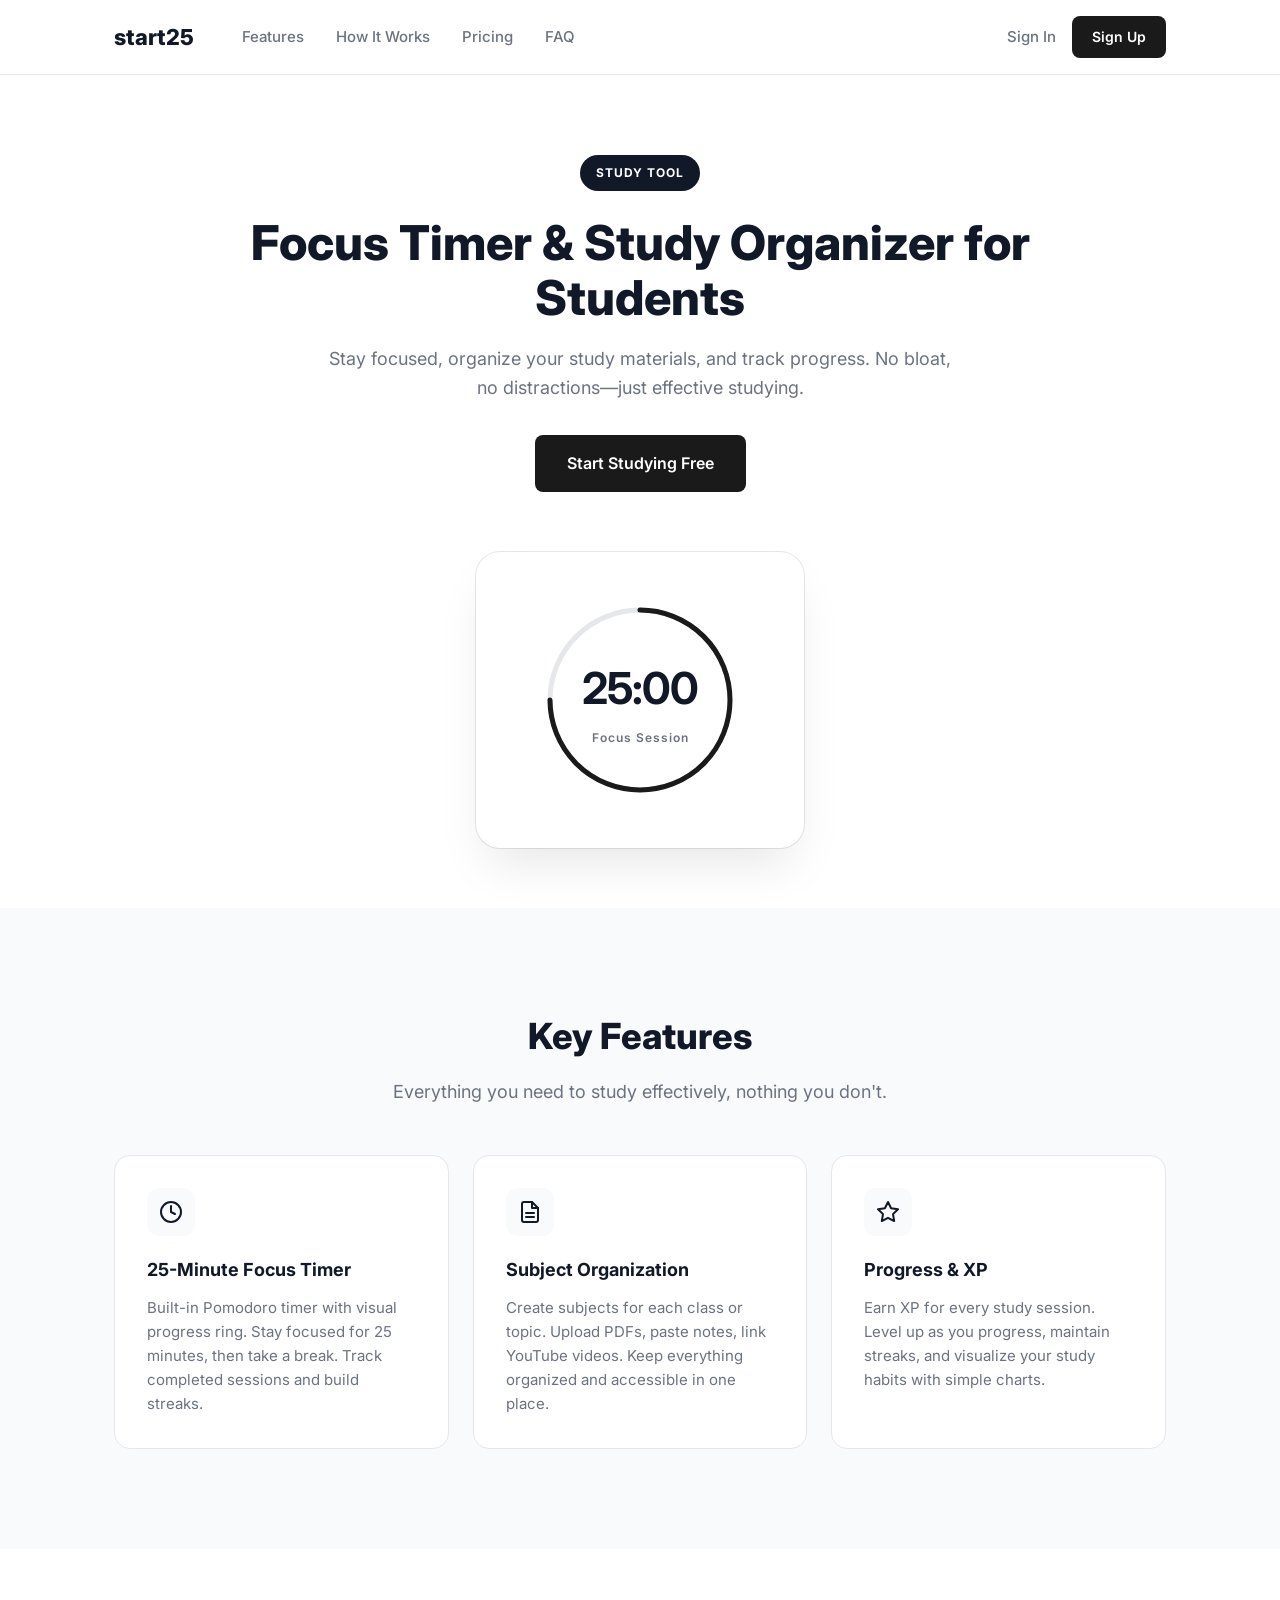
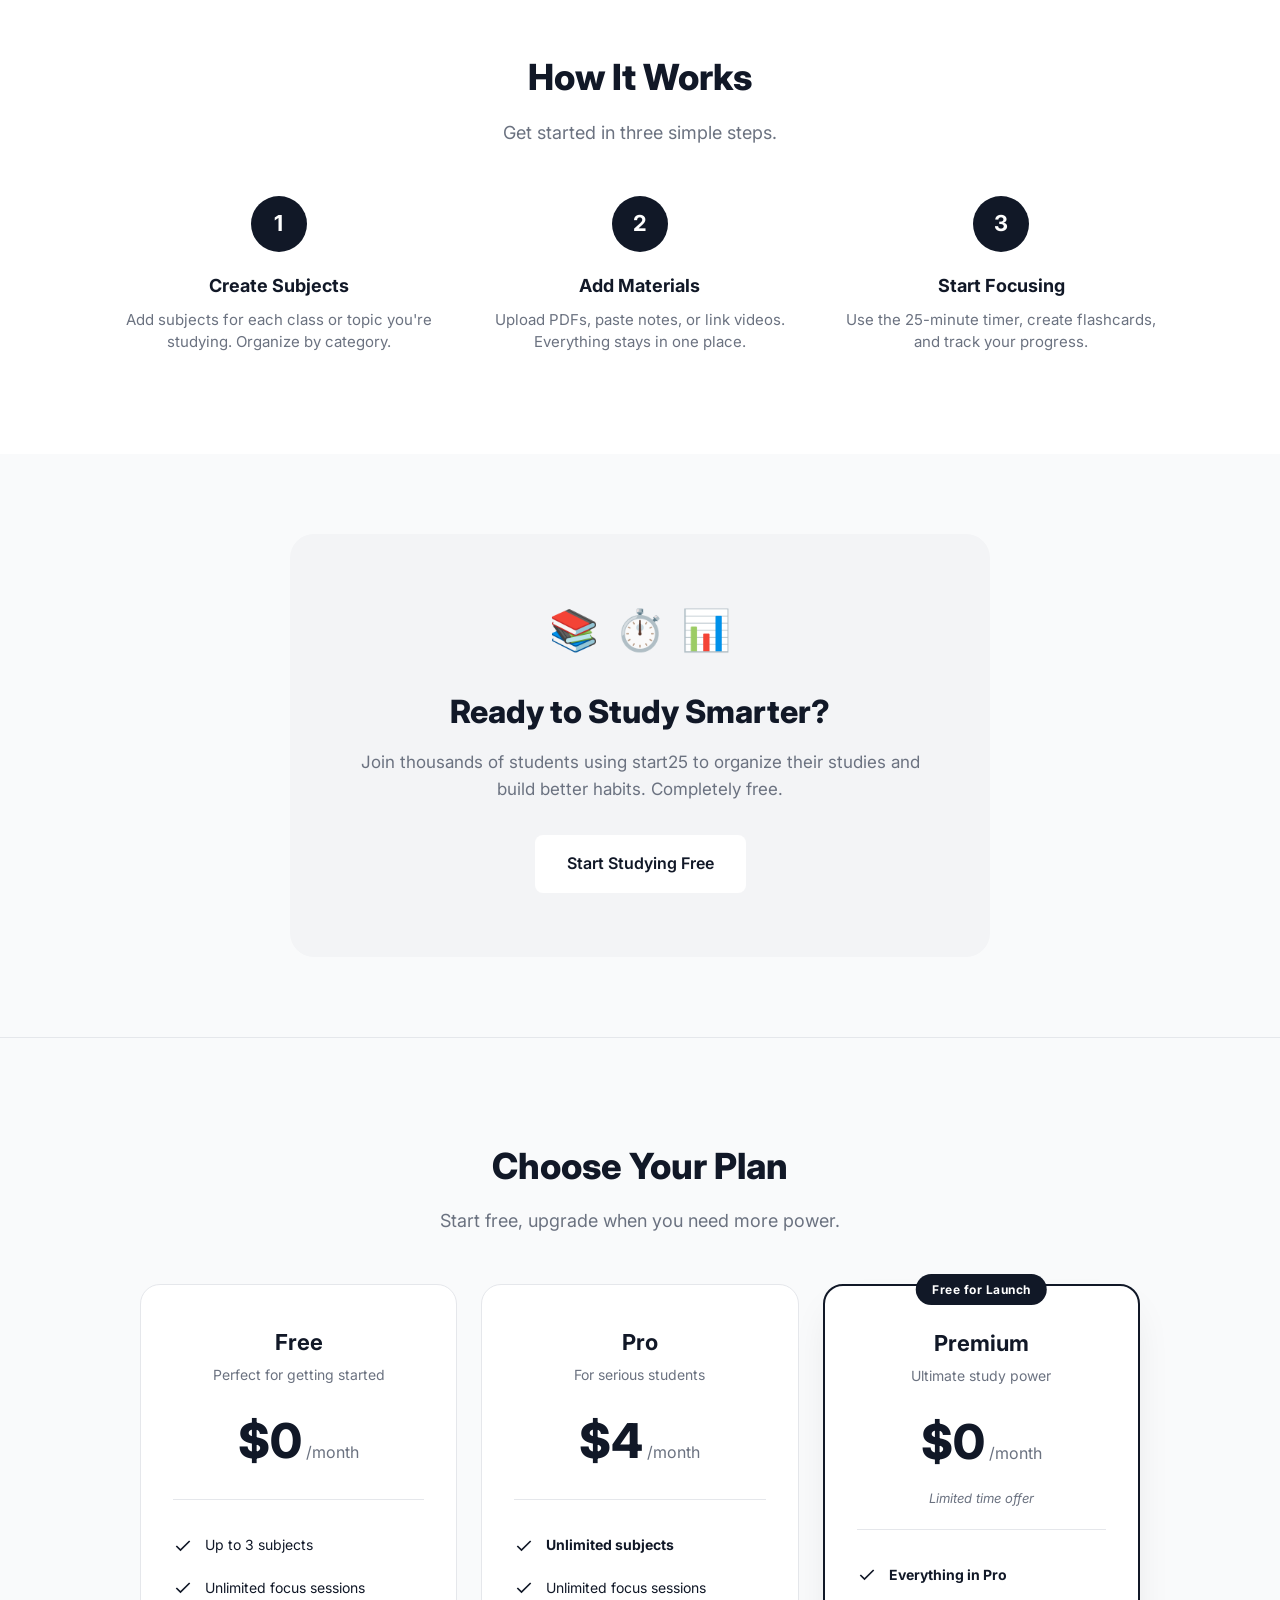
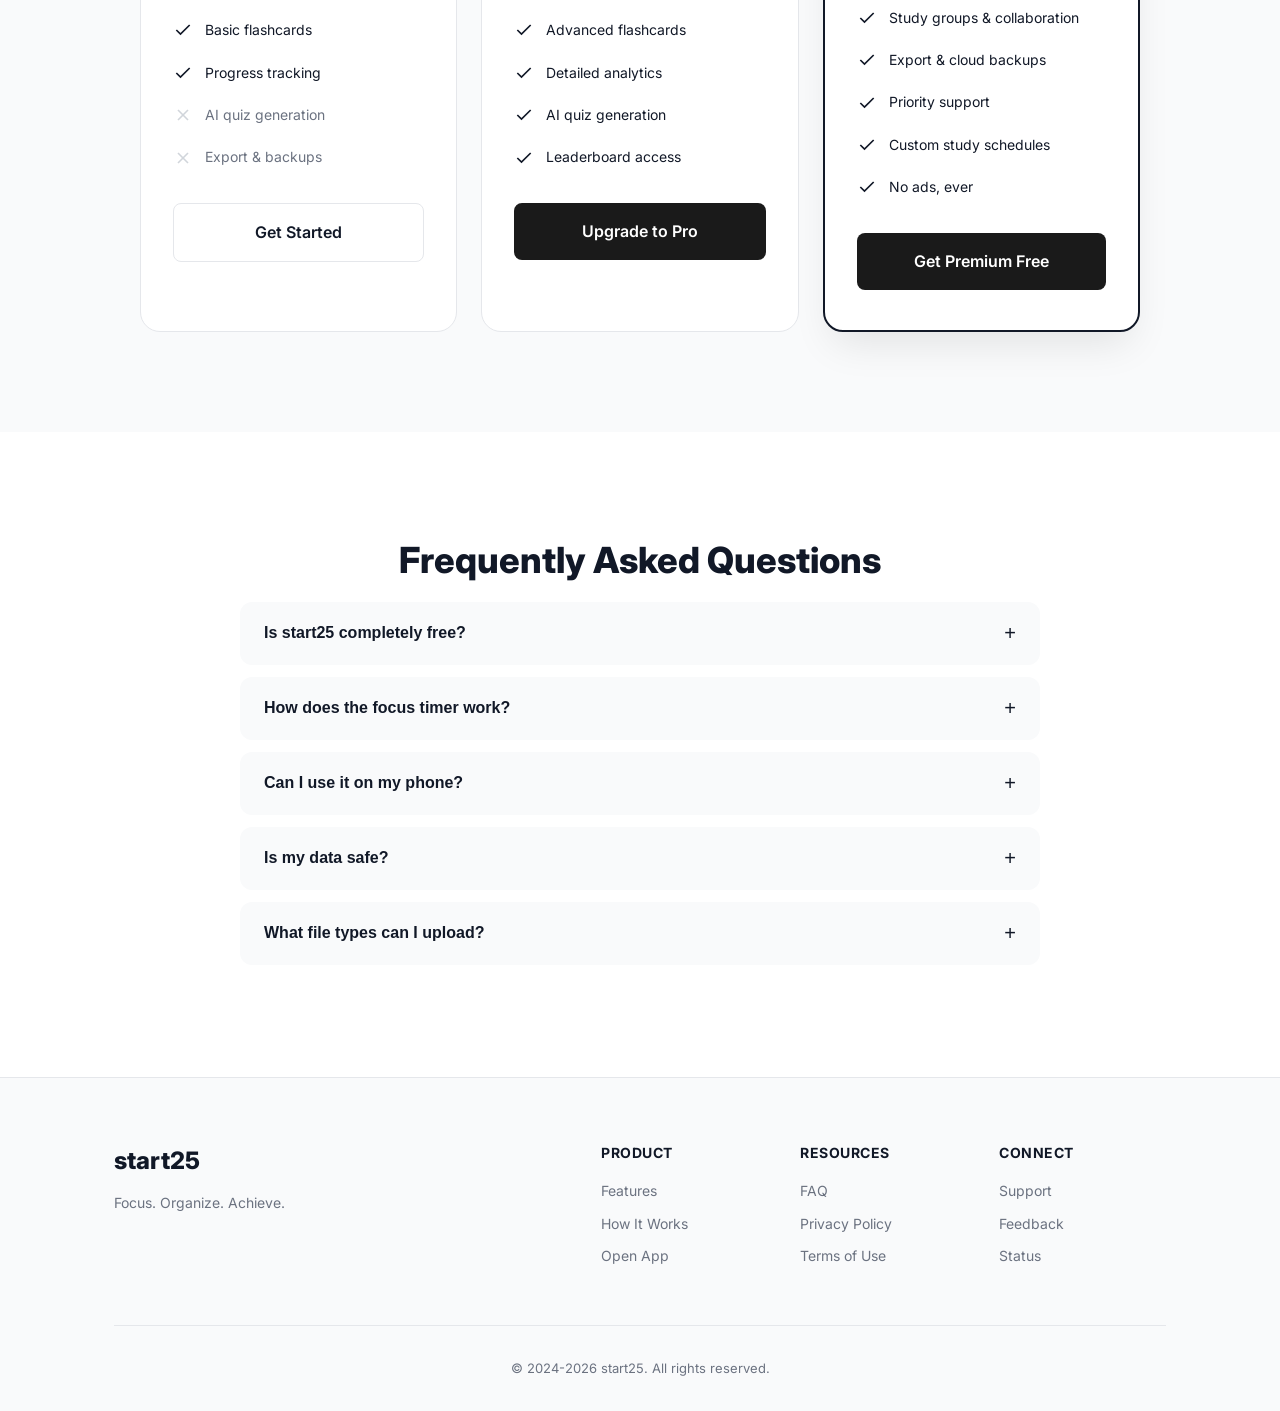
<file: index.html>
<!DOCTYPE html>
<html lang="en">
<head>
    <meta charset="UTF-8">
    <meta name="viewport" content="width=device-width, initial-scale=1.0">
    <title>start25 - Focus Timer & Study Tool</title>
    <link rel="icon" type="image/svg+xml" href="data:image/svg+xml,%3Csvg xmlns='http://www.w3.org/2000/svg' viewBox='0 0 100 100'%3E%3Crect width='100' height='100' rx='24' fill='%231a1a1a'/%3E%3Ctext x='50' y='70' font-family='Inter, -apple-system, sans-serif' font-size='46' font-weight='800' text-anchor='middle' fill='%23ffffff'%3E25%3C/text%3E%3C/svg%3E">
    <link rel="stylesheet" href="styles.css">
    <link rel="preconnect" href="https://fonts.googleapis.com">
    <link rel="preconnect" href="https://fonts.gstatic.com" crossorigin>
    <link href="https://fonts.googleapis.com/css2?family=Inter:wght@400;500;600;700;800&display=swap" rel="stylesheet">
</head>
<body>
    <!-- Navigation -->
    <nav class="nav">
        <div class="nav-container">
            <div class="nav-left">
                <a href="index.html" class="nav-logo">
                    <span class="logo-text">start</span><span class="logo-num">25</span>
                </a>
                <div class="nav-links">
                    <a href="#features">Features</a>
                    <a href="#how-it-works">How It Works</a>
                    <a href="#pricing">Pricing</a>
                    <a href="#faq">FAQ</a>
                </div>
            </div>
            <div class="nav-right">
                <a href="https://start25.vercel.app/" class="nav-link">Sign In</a>
                <a href="https://start25.vercel.app/" class="btn btn-primary">Sign Up</a>
            </div>
        </div>
    </nav>

    <!-- Hero Section -->
    <section class="hero">
        <div class="container">
            <span class="hero-badge">STUDY TOOL</span>
            <h1 class="hero-title">Focus Timer & Study Organizer for Students</h1>
            <p class="hero-subtitle">Stay focused, organize your study materials, and track progress. No bloat, no distractions—just effective studying.</p>
            <div class="hero-ctas">
                <a href="https://start25.vercel.app/" class="btn btn-primary btn-large">Start Studying Free</a>
            </div>
            
            <!-- Hero Visual -->
            <div class="hero-demo">
                <div class="demo-card">
                    <div class="demo-timer">
                        <svg viewBox="0 0 120 120" class="demo-ring">
                            <circle cx="60" cy="60" r="54" fill="none" stroke="#e5e7eb" stroke-width="3"/>
                            <circle cx="60" cy="60" r="54" fill="none" stroke="#1a1a1a" stroke-width="3" stroke-dasharray="339" stroke-dashoffset="85" stroke-linecap="round"/>
                        </svg>
                        <div class="demo-time">25:00</div>
                        <div class="demo-label">Focus Session</div>
                    </div>
                </div>
            </div>
        </div>
    </section>

    <!-- Features Section -->
    <section id="features" class="features">
        <div class="container">
            <h2 class="section-title">Key Features</h2>
            <p class="section-subtitle">Everything you need to study effectively, nothing you don't.</p>
            
            <div class="features-grid">
                <div class="feature-card">
                    <div class="feature-icon">
                        <svg width="24" height="24" viewBox="0 0 24 24" fill="none" stroke="currentColor" stroke-width="2" stroke-linecap="round" stroke-linejoin="round"><circle cx="12" cy="12" r="10"/><polyline points="12 6 12 12 16 14"/></svg>
                    </div>
                    <h3>25-Minute Focus Timer</h3>
                    <p>Built-in Pomodoro timer with visual progress ring. Stay focused for 25 minutes, then take a break. Track completed sessions and build streaks.</p>
                </div>
                <div class="feature-card">
                    <div class="feature-icon">
                        <svg width="24" height="24" viewBox="0 0 24 24" fill="none" stroke="currentColor" stroke-width="2" stroke-linecap="round" stroke-linejoin="round"><path d="M14 2H6a2 2 0 0 0-2 2v16a2 2 0 0 0 2 2h12a2 2 0 0 0 2-2V8z"/><polyline points="14 2 14 8 20 8"/><line x1="16" y1="13" x2="8" y2="13"/><line x1="16" y1="17" x2="8" y2="17"/></svg>
                    </div>
                    <h3>Subject Organization</h3>
                    <p>Create subjects for each class or topic. Upload PDFs, paste notes, link YouTube videos. Keep everything organized and accessible in one place.</p>
                </div>
                <div class="feature-card">
                    <div class="feature-icon">
                        <svg width="24" height="24" viewBox="0 0 24 24" fill="none" stroke="currentColor" stroke-width="2" stroke-linecap="round" stroke-linejoin="round"><polygon points="12 2 15.09 8.26 22 9.27 17 14.14 18.18 21.02 12 17.77 5.82 21.02 7 14.14 2 9.27 8.91 8.26 12 2"/></svg>
                    </div>
                    <h3>Progress & XP</h3>
                    <p>Earn XP for every study session. Level up as you progress, maintain streaks, and visualize your study habits with simple charts.</p>
                </div>
            </div>
        </div>
    </section>

    <!-- How It Works Section -->
    <section id="how-it-works" class="how-it-works">
        <div class="container">
            <h2 class="section-title">How It Works</h2>
            <p class="section-subtitle">Get started in three simple steps.</p>
            
            <div class="steps-grid">
                <div class="step">
                    <div class="step-icon">1</div>
                    <h4>Create Subjects</h4>
                    <p>Add subjects for each class or topic you're studying. Organize by category.</p>
                </div>
                <div class="step">
                    <div class="step-icon">2</div>
                    <h4>Add Materials</h4>
                    <p>Upload PDFs, paste notes, or link videos. Everything stays in one place.</p>
                </div>
                <div class="step">
                    <div class="step-icon">3</div>
                    <h4>Start Focusing</h4>
                    <p>Use the 25-minute timer, create flashcards, and track your progress.</p>
                </div>
            </div>
        </div>
    </section>

    <!-- CTA Section -->
    <section class="cta">
        <div class="container">
            <div class="cta-card">
                <div class="cta-visual">
                    <div class="cta-shapes">
                        <div class="shape shape-1">📚</div>
                        <div class="shape shape-2">⏱️</div>
                        <div class="shape shape-3">📊</div>
                    </div>
                </div>
                <h2>Ready to Study Smarter?</h2>
                <p>Join thousands of students using start25 to organize their studies and build better habits. Completely free.</p>
                <a href="https://start25.vercel.app/" class="btn btn-white btn-large">Start Studying Free</a>
            </div>
        </div>
    </section>

    <!-- Pricing Section -->
    <section id="pricing" class="pricing">
        <div class="container">
            <h2 class="section-title">Choose Your Plan</h2>
            <p class="section-subtitle">Start free, upgrade when you need more power.</p>
            
            <div class="pricing-grid">
                <!-- Free Plan -->
                <div class="pricing-card">
                    <div class="pricing-header">
                        <h3>Free</h3>
                        <p class="pricing-desc">Perfect for getting started</p>
                        <div class="pricing-price">
                            <span class="price">$0</span>
                            <span class="period">/month</span>
                        </div>
                    </div>
                    <div class="pricing-features">
                        <div class="pricing-feature">
                            <svg width="20" height="20" viewBox="0 0 24 24" fill="none" stroke="currentColor" stroke-width="2"><polyline points="20 6 9 17 4 12"/></svg>
                            <span>Up to 3 subjects</span>
                        </div>
                        <div class="pricing-feature">
                            <svg width="20" height="20" viewBox="0 0 24 24" fill="none" stroke="currentColor" stroke-width="2"><polyline points="20 6 9 17 4 12"/></svg>
                            <span>Unlimited focus sessions</span>
                        </div>
                        <div class="pricing-feature">
                            <svg width="20" height="20" viewBox="0 0 24 24" fill="none" stroke="currentColor" stroke-width="2"><polyline points="20 6 9 17 4 12"/></svg>
                            <span>Basic flashcards</span>
                        </div>
                        <div class="pricing-feature">
                            <svg width="20" height="20" viewBox="0 0 24 24" fill="none" stroke="currentColor" stroke-width="2"><polyline points="20 6 9 17 4 12"/></svg>
                            <span>Progress tracking</span>
                        </div>
                        <div class="pricing-feature disabled">
                            <svg width="20" height="20" viewBox="0 0 24 24" fill="none" stroke="currentColor" stroke-width="2"><line x1="18" y1="6" x2="6" y2="18"/><line x1="6" y1="6" x2="18" y2="18"/></svg>
                            <span>AI quiz generation</span>
                        </div>
                        <div class="pricing-feature disabled">
                            <svg width="20" height="20" viewBox="0 0 24 24" fill="none" stroke="currentColor" stroke-width="2"><line x1="18" y1="6" x2="6" y2="18"/><line x1="6" y1="6" x2="18" y2="18"/></svg>
                            <span>Export & backups</span>
                        </div>
                    </div>
                    <a href="https://start25.vercel.app/" class="btn btn-outline btn-large btn-full">Get Started</a>
                </div>

                <!-- Pro Plan -->
                <div class="pricing-card">
                    <div class="pricing-header">
                        <h3>Pro</h3>
                        <p class="pricing-desc">For serious students</p>
                        <div class="pricing-price">
                            <span class="price">$4</span>
                            <span class="period">/month</span>
                        </div>
                    </div>
                    <div class="pricing-features">
                        <div class="pricing-feature">
                            <svg width="20" height="20" viewBox="0 0 24 24" fill="none" stroke="currentColor" stroke-width="2"><polyline points="20 6 9 17 4 12"/></svg>
                            <span><strong>Unlimited subjects</strong></span>
                        </div>
                        <div class="pricing-feature">
                            <svg width="20" height="20" viewBox="0 0 24 24" fill="none" stroke="currentColor" stroke-width="2"><polyline points="20 6 9 17 4 12"/></svg>
                            <span>Unlimited focus sessions</span>
                        </div>
                        <div class="pricing-feature">
                            <svg width="20" height="20" viewBox="0 0 24 24" fill="none" stroke="currentColor" stroke-width="2"><polyline points="20 6 9 17 4 12"/></svg>
                            <span>Advanced flashcards</span>
                        </div>
                        <div class="pricing-feature">
                            <svg width="20" height="20" viewBox="0 0 24 24" fill="none" stroke="currentColor" stroke-width="2"><polyline points="20 6 9 17 4 12"/></svg>
                            <span>Detailed analytics</span>
                        </div>
                        <div class="pricing-feature">
                            <svg width="20" height="20" viewBox="0 0 24 24" fill="none" stroke="currentColor" stroke-width="2"><polyline points="20 6 9 17 4 12"/></svg>
                            <span>AI quiz generation</span>
                        </div>
                        <div class="pricing-feature">
                            <svg width="20" height="20" viewBox="0 0 24 24" fill="none" stroke="currentColor" stroke-width="2"><polyline points="20 6 9 17 4 12"/></svg>
                            <span>Leaderboard access</span>
                        </div>
                    </div>
                    <a href="https://start25.vercel.app/" class="btn btn-primary btn-large btn-full">Upgrade to Pro</a>
                </div>

                <!-- Premium Plan -->
                <div class="pricing-card popular">
                    <div class="popular-badge">Free for Launch</div>
                    <div class="pricing-header">
                        <h3>Premium</h3>
                        <p class="pricing-desc">Ultimate study power</p>
                        <div class="pricing-price">
                            <span class="price">$0</span>
                            <span class="period">/month</span>
                        </div>
                        <p class="pricing-note">Limited time offer</p>
                    </div>
                    <div class="pricing-features">
                        <div class="pricing-feature">
                            <svg width="20" height="20" viewBox="0 0 24 24" fill="none" stroke="currentColor" stroke-width="2"><polyline points="20 6 9 17 4 12"/></svg>
                            <span><strong>Everything in Pro</strong></span>
                        </div>
                        <div class="pricing-feature">
                            <svg width="20" height="20" viewBox="0 0 24 24" fill="none" stroke="currentColor" stroke-width="2"><polyline points="20 6 9 17 4 12"/></svg>
                            <span>Study groups & collaboration</span>
                        </div>
                        <div class="pricing-feature">
                            <svg width="20" height="20" viewBox="0 0 24 24" fill="none" stroke="currentColor" stroke-width="2"><polyline points="20 6 9 17 4 12"/></svg>
                            <span>Export & cloud backups</span>
                        </div>
                        <div class="pricing-feature">
                            <svg width="20" height="20" viewBox="0 0 24 24" fill="none" stroke="currentColor" stroke-width="2"><polyline points="20 6 9 17 4 12"/></svg>
                            <span>Priority support</span>
                        </div>
                        <div class="pricing-feature">
                            <svg width="20" height="20" viewBox="0 0 24 24" fill="none" stroke="currentColor" stroke-width="2"><polyline points="20 6 9 17 4 12"/></svg>
                            <span>Custom study schedules</span>
                        </div>
                        <div class="pricing-feature">
                            <svg width="20" height="20" viewBox="0 0 24 24" fill="none" stroke="currentColor" stroke-width="2"><polyline points="20 6 9 17 4 12"/></svg>
                            <span>No ads, ever</span>
                        </div>
                    </div>
                    <a href="https://start25.vercel.app/" class="btn btn-primary btn-large btn-full">Get Premium Free</a>
                </div>
            </div>
        </div>
    </section>

    <!-- FAQ Section -->
    <section id="faq" class="faq">
        <div class="container">
            <h2 class="section-title">Frequently Asked Questions</h2>
            
            <div class="faq-list">
                <div class="faq-item">
                    <button class="faq-question" onclick="toggleFaq(this)">
                        <span>Is start25 completely free?</span>
                        <span class="faq-plus">+</span>
                    </button>
                    <div class="faq-answer">
                        <p>Yes, start25 is 100% free. No ads, no subscriptions, no hidden fees. We believe study tools should be accessible to everyone.</p>
                    </div>
                </div>
                <div class="faq-item">
                    <button class="faq-question" onclick="toggleFaq(this)">
                        <span>How does the focus timer work?</span>
                        <span class="faq-plus">+</span>
                    </button>
                    <div class="faq-answer">
                        <p>The timer uses the Pomodoro technique. Set a 25-minute focus session, work on your studies, then take a 5-minute break. After 4 sessions, take a longer 15-minute break.</p>
                    </div>
                </div>
                <div class="faq-item">
                    <button class="faq-question" onclick="toggleFaq(this)">
                        <span>Can I use it on my phone?</span>
                        <span class="faq-plus">+</span>
                    </button>
                    <div class="faq-answer">
                        <p>Yes, start25 works on any device with a web browser. Use it on your phone, tablet, or computer. Your data syncs across devices when you sign in.</p>
                    </div>
                </div>
                <div class="faq-item">
                    <button class="faq-question" onclick="toggleFaq(this)">
                        <span>Is my data safe?</span>
                        <span class="faq-plus">+</span>
                    </button>
                    <div class="faq-answer">
                        <p>Yes. Your data is stored securely and never sold to third parties. You can export or delete your data at any time.</p>
                    </div>
                </div>
                <div class="faq-item">
                    <button class="faq-question" onclick="toggleFaq(this)">
                        <span>What file types can I upload?</span>
                        <span class="faq-plus">+</span>
                    </button>
                    <div class="faq-answer">
                        <p>Currently supports PDFs, images, and text notes. You can also link YouTube videos for easy access to video lectures.</p>
                    </div>
                </div>
            </div>
        </div>
    </section>

    <!-- Footer -->
    <footer class="footer">
        <div class="container">
            <div class="footer-main">
                <div class="footer-brand">
                    <a href="index.html" class="footer-logo">
                        <span class="logo-text">start</span><span class="logo-num">25</span>
                    </a>
                    <p class="footer-tagline">Focus. Organize. Achieve.</p>
                </div>
                <div class="footer-columns">
                    <div class="footer-col">
                        <h4>Product</h4>
                        <a href="#features">Features</a>
                        <a href="#how-it-works">How It Works</a>
                        <a href="https://start25.vercel.app/">Open App</a>
                    </div>
                    <div class="footer-col">
                        <h4>Resources</h4>
                        <a href="#faq">FAQ</a>
                        <a href="privacy.html">Privacy Policy</a>
                        <a href="terms.html">Terms of Use</a>
                    </div>
                    <div class="footer-col">
                        <h4>Connect</h4>
                        <a href="#">Support</a>
                        <a href="#">Feedback</a>
                        <a href="#">Status</a>
                    </div>
                </div>
            </div>
            <div class="footer-bottom">
                <p>&copy; 2024-2026 start25. All rights reserved.</p>
            </div>
        </div>
    </footer>

    <script src="script.js"></script>
</body>
</html>
</file>
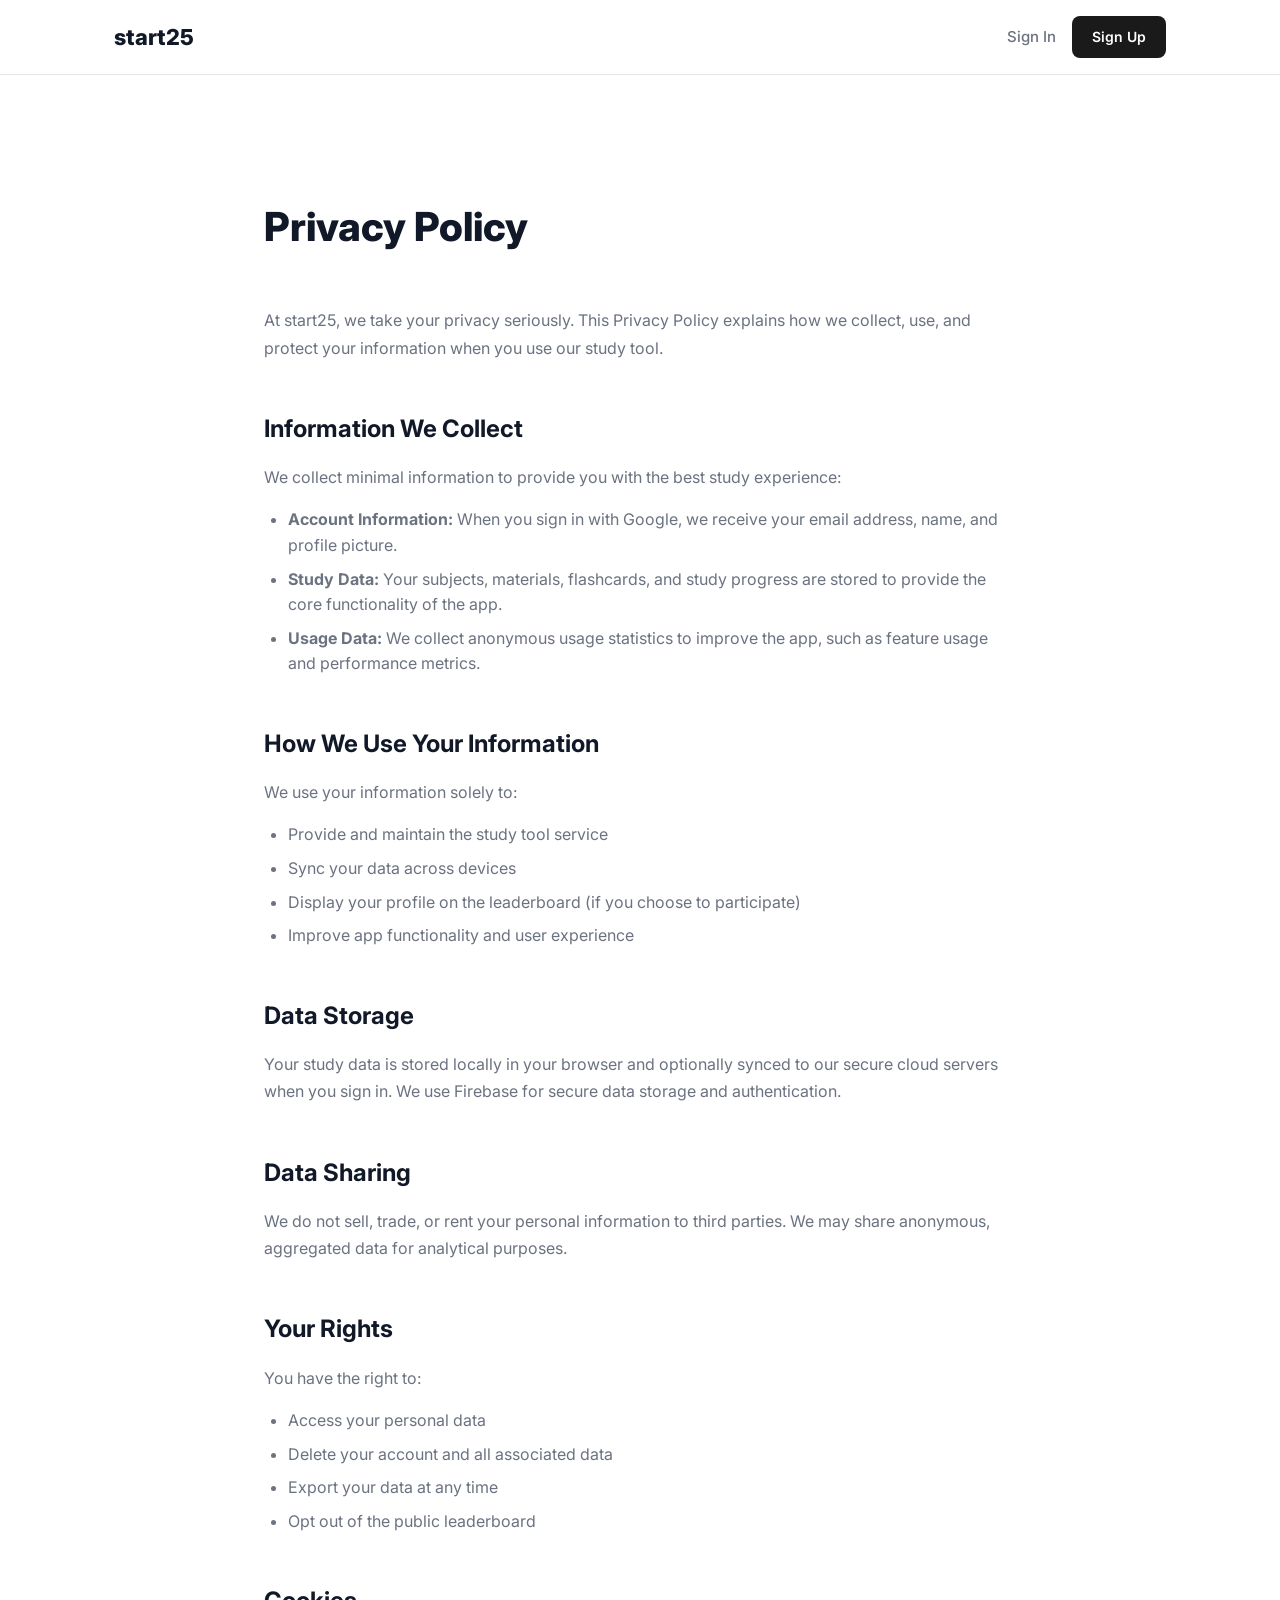
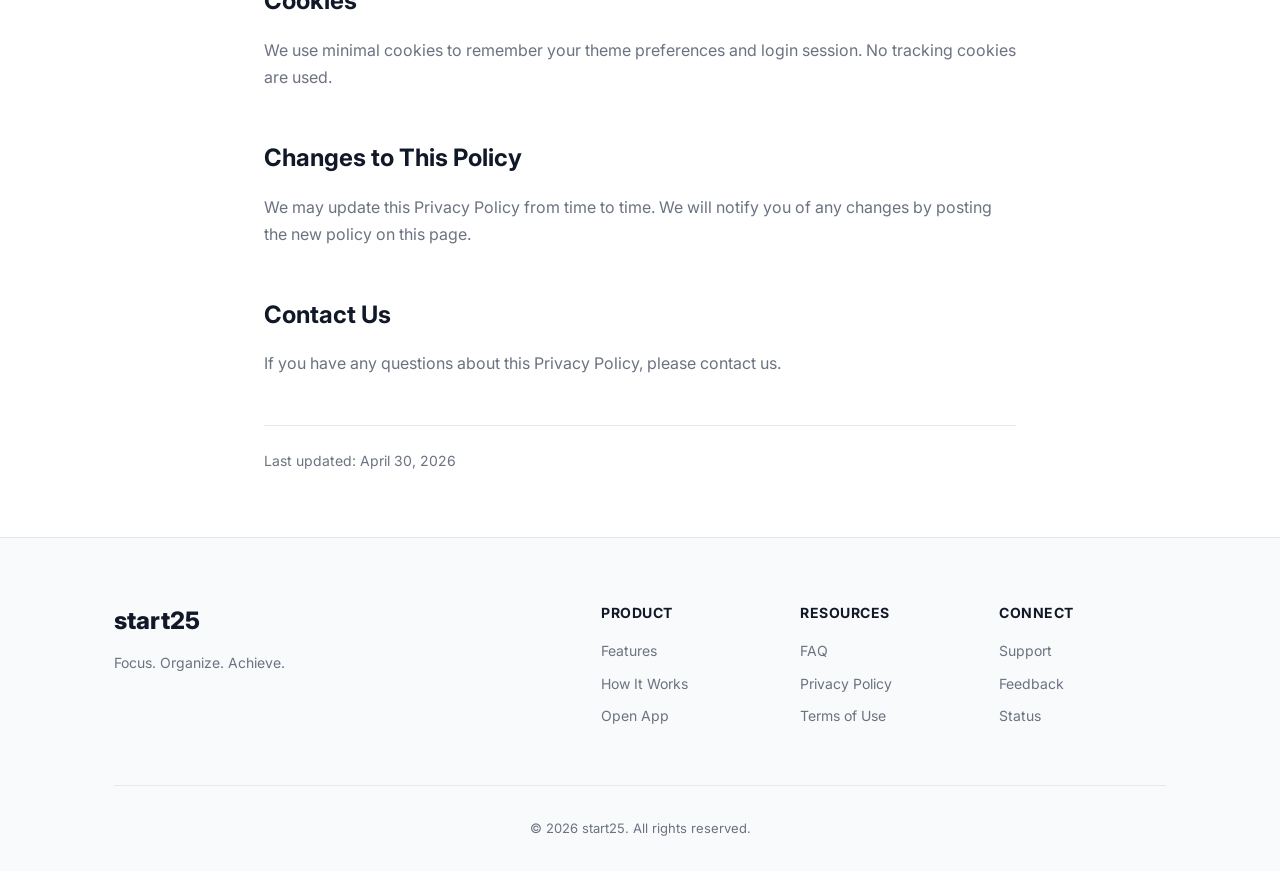
<file: privacy.html>
<!DOCTYPE html>
<html lang="en">
<head>
    <meta charset="UTF-8">
    <meta name="viewport" content="width=device-width, initial-scale=1.0">
    <title>Privacy Policy - start25</title>
    <link rel="icon" type="image/svg+xml" href="data:image/svg+xml,%3Csvg xmlns='http://www.w3.org/2000/svg' viewBox='0 0 100 100'%3E%3Crect width='100' height='100' rx='24' fill='%231a1a1a'/%3E%3Ctext x='50' y='70' font-family='Inter, -apple-system, sans-serif' font-size='46' font-weight='800' text-anchor='middle' fill='%23ffffff'%3E25%3C/text%3E%3C/svg%3E">
    <link rel="stylesheet" href="styles.css">
    <link rel="preconnect" href="https://fonts.googleapis.com">
    <link rel="preconnect" href="https://fonts.gstatic.com" crossorigin>
    <link href="https://fonts.googleapis.com/css2?family=Inter:wght@400;500;600;700;800&display=swap" rel="stylesheet">
    <style>
        .legal-content {
            max-width: 800px;
            margin: 0 auto;
            padding: 120px 24px 64px;
        }
        .legal-content h1 {
            font-size: 40px;
            font-weight: 800;
            margin-bottom: 48px;
        }
        .legal-content h2 {
            font-size: 24px;
            font-weight: 700;
            margin-top: 48px;
            margin-bottom: 16px;
        }
        .legal-content p {
            color: var(--text-muted);
            margin-bottom: 16px;
            line-height: 1.7;
        }
        .legal-content ul {
            color: var(--text-muted);
            margin-left: 24px;
            margin-bottom: 16px;
        }
        .legal-content li {
            margin-bottom: 8px;
        }
        .last-updated {
            color: var(--text-muted);
            font-size: 14px;
            margin-top: 48px;
            padding-top: 24px;
            border-top: 1px solid var(--border);
        }
    </style>
</head>
<body>
    <!-- Navigation -->
    <nav class="nav">
        <div class="nav-container">
            <div class="nav-left">
                <a href="index.html" class="nav-logo">
                    <span class="logo-text">start</span><span class="logo-num">25</span>
                </a>
            </div>
            <div class="nav-right">
                <a href="https://start25.vercel.app/" class="nav-link">Sign In</a>
                <a href="https://start25.vercel.app/" class="btn btn-primary">Sign Up</a>
            </div>
        </div>
    </nav>

    <main class="legal-content">
        <h1>Privacy Policy</h1>
        
        <p>At start25, we take your privacy seriously. This Privacy Policy explains how we collect, use, and protect your information when you use our study tool.</p>

        <h2>Information We Collect</h2>
        <p>We collect minimal information to provide you with the best study experience:</p>
        <ul>
            <li><strong>Account Information:</strong> When you sign in with Google, we receive your email address, name, and profile picture.</li>
            <li><strong>Study Data:</strong> Your subjects, materials, flashcards, and study progress are stored to provide the core functionality of the app.</li>
            <li><strong>Usage Data:</strong> We collect anonymous usage statistics to improve the app, such as feature usage and performance metrics.</li>
        </ul>

        <h2>How We Use Your Information</h2>
        <p>We use your information solely to:</p>
        <ul>
            <li>Provide and maintain the study tool service</li>
            <li>Sync your data across devices</li>
            <li>Display your profile on the leaderboard (if you choose to participate)</li>
            <li>Improve app functionality and user experience</li>
        </ul>

        <h2>Data Storage</h2>
        <p>Your study data is stored locally in your browser and optionally synced to our secure cloud servers when you sign in. We use Firebase for secure data storage and authentication.</p>

        <h2>Data Sharing</h2>
        <p>We do not sell, trade, or rent your personal information to third parties. We may share anonymous, aggregated data for analytical purposes.</p>

        <h2>Your Rights</h2>
        <p>You have the right to:</p>
        <ul>
            <li>Access your personal data</li>
            <li>Delete your account and all associated data</li>
            <li>Export your data at any time</li>
            <li>Opt out of the public leaderboard</li>
        </ul>

        <h2>Cookies</h2>
        <p>We use minimal cookies to remember your theme preferences and login session. No tracking cookies are used.</p>

        <h2>Changes to This Policy</h2>
        <p>We may update this Privacy Policy from time to time. We will notify you of any changes by posting the new policy on this page.</p>

        <h2>Contact Us</h2>
        <p>If you have any questions about this Privacy Policy, please contact us.</p>

        <div class="last-updated">
            Last updated: April 30, 2026
        </div>
    </main>

    <!-- Footer -->
    <footer class="footer">
        <div class="container">
            <div class="footer-main">
                <div class="footer-brand">
                    <a href="index.html" class="footer-logo">
                        <span class="logo-text">start</span><span class="logo-num">25</span>
                    </a>
                    <p class="footer-tagline">Focus. Organize. Achieve.</p>
                </div>
                <div class="footer-columns">
                    <div class="footer-col">
                        <h4>Product</h4>
                        <a href="index.html#features">Features</a>
                        <a href="index.html#how-it-works">How It Works</a>
                        <a href="https://start25.vercel.app/">Open App</a>
                    </div>
                    <div class="footer-col">
                        <h4>Resources</h4>
                        <a href="index.html#faq">FAQ</a>
                        <a href="privacy.html">Privacy Policy</a>
                        <a href="terms.html">Terms of Use</a>
                    </div>
                    <div class="footer-col">
                        <h4>Connect</h4>
                        <a href="#">Support</a>
                        <a href="#">Feedback</a>
                        <a href="#">Status</a>
                    </div>
                </div>
            </div>
            <div class="footer-bottom">
                <p>&copy; 2026 start25. All rights reserved.</p>
            </div>
        </div>
    </footer>
</body>
</html>
</file>
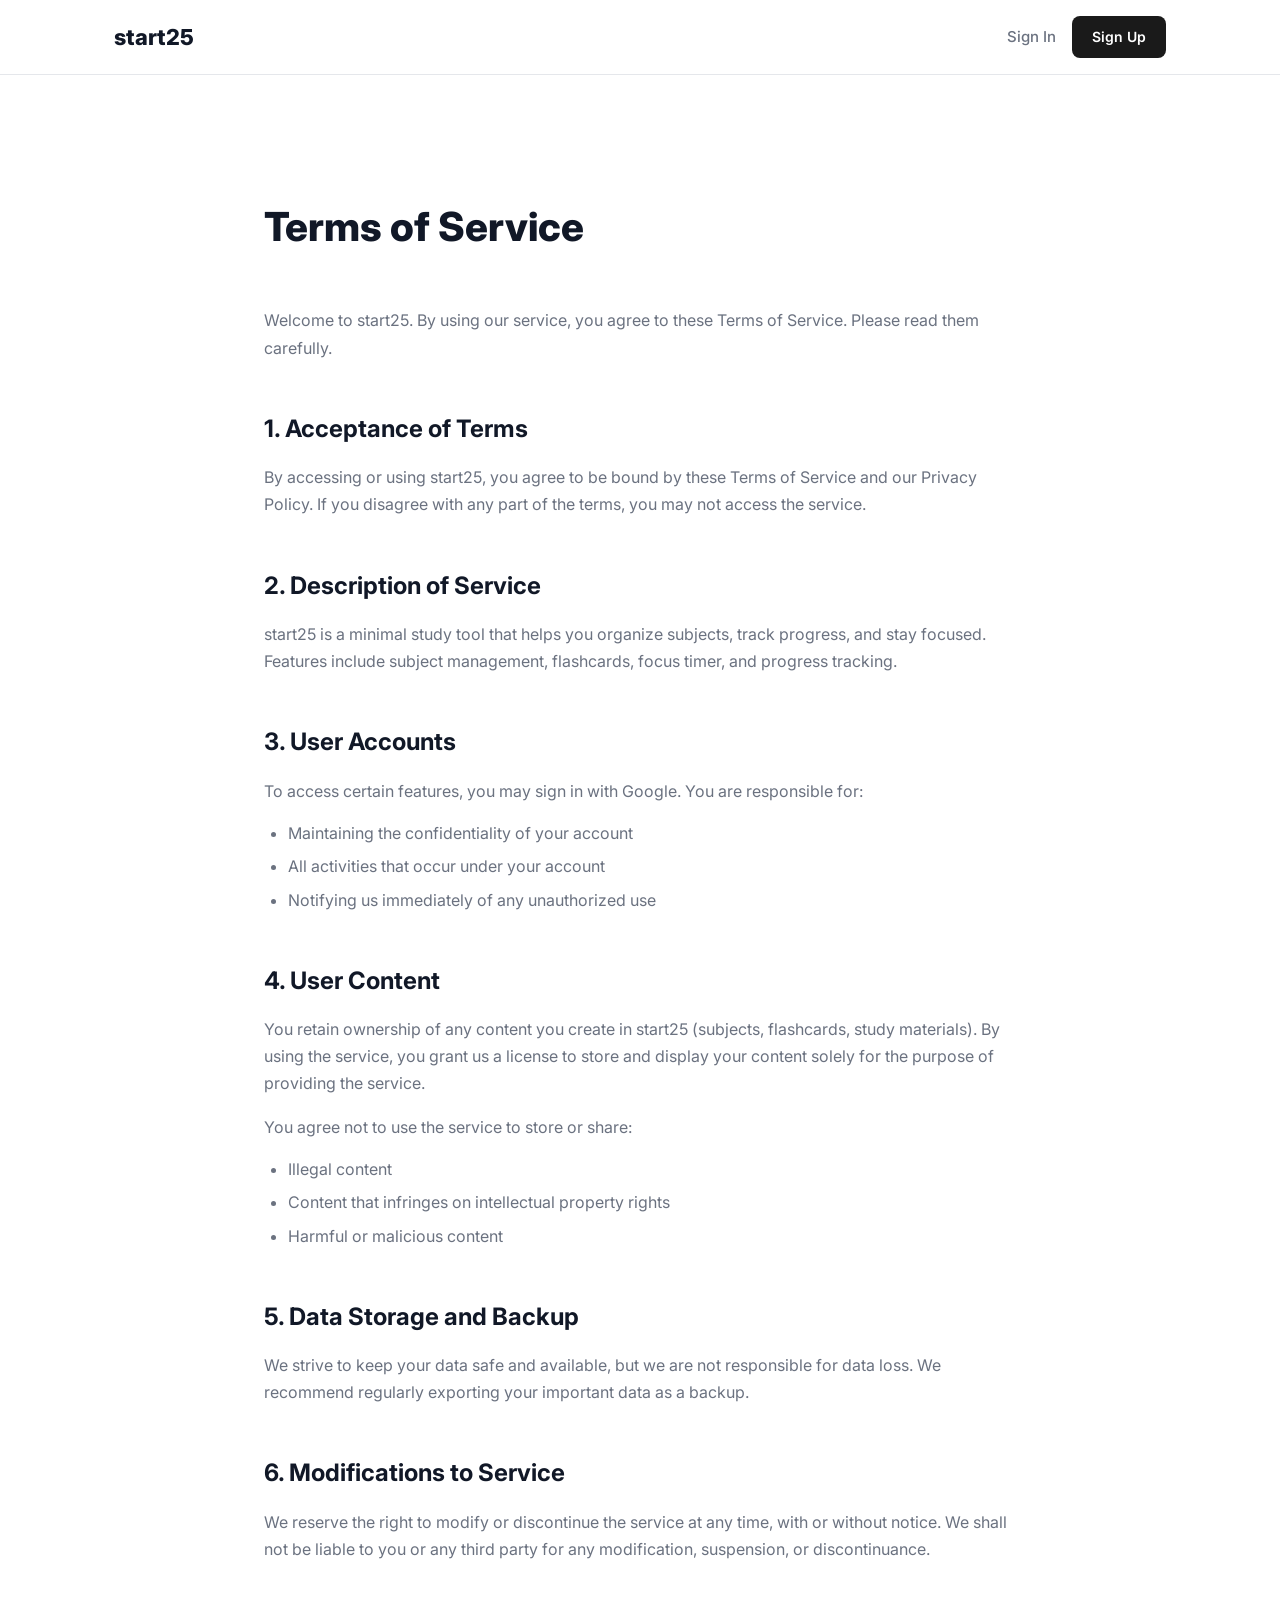
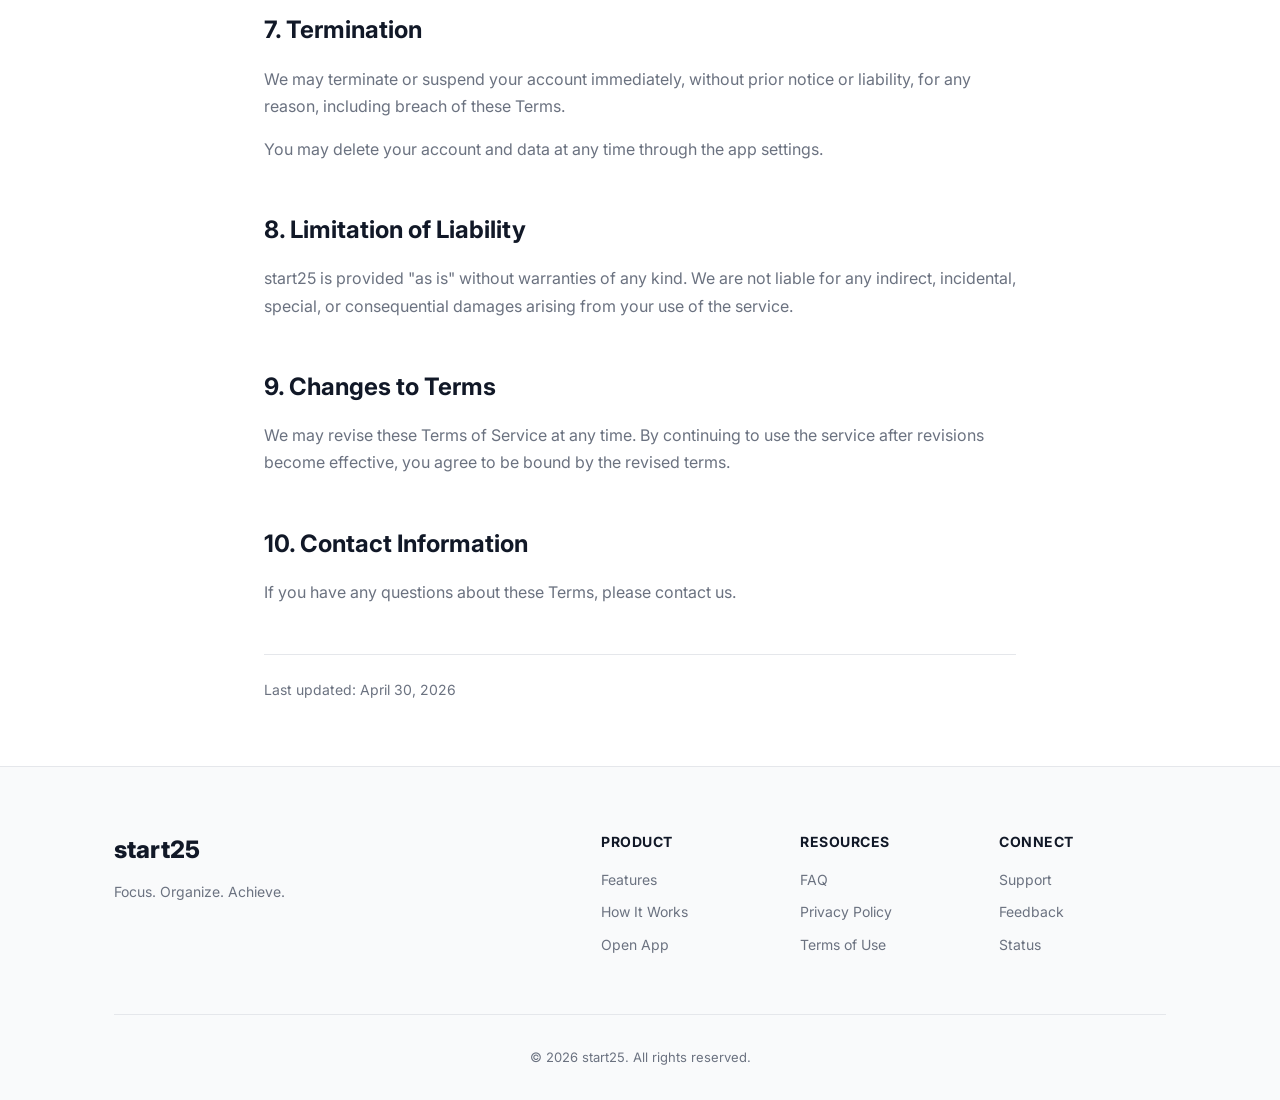
<file: terms.html>
<!DOCTYPE html>
<html lang="en">
<head>
    <meta charset="UTF-8">
    <meta name="viewport" content="width=device-width, initial-scale=1.0">
    <title>Terms of Service - start25</title>
    <link rel="icon" type="image/svg+xml" href="data:image/svg+xml,%3Csvg xmlns='http://www.w3.org/2000/svg' viewBox='0 0 100 100'%3E%3Crect width='100' height='100' rx='24' fill='%231a1a1a'/%3E%3Ctext x='50' y='70' font-family='Inter, -apple-system, sans-serif' font-size='46' font-weight='800' text-anchor='middle' fill='%23ffffff'%3E25%3C/text%3E%3C/svg%3E">
    <link rel="stylesheet" href="styles.css">
    <link rel="preconnect" href="https://fonts.googleapis.com">
    <link rel="preconnect" href="https://fonts.gstatic.com" crossorigin>
    <link href="https://fonts.googleapis.com/css2?family=Inter:wght@400;500;600;700;800&display=swap" rel="stylesheet">
    <style>
        .legal-content {
            max-width: 800px;
            margin: 0 auto;
            padding: 120px 24px 64px;
        }
        .legal-content h1 {
            font-size: 40px;
            font-weight: 800;
            margin-bottom: 48px;
        }
        .legal-content h2 {
            font-size: 24px;
            font-weight: 700;
            margin-top: 48px;
            margin-bottom: 16px;
        }
        .legal-content p {
            color: var(--text-muted);
            margin-bottom: 16px;
            line-height: 1.7;
        }
        .legal-content ul {
            color: var(--text-muted);
            margin-left: 24px;
            margin-bottom: 16px;
        }
        .legal-content li {
            margin-bottom: 8px;
        }
        .last-updated {
            color: var(--text-muted);
            font-size: 14px;
            margin-top: 48px;
            padding-top: 24px;
            border-top: 1px solid var(--border);
        }
    </style>
</head>
<body>
    <!-- Navigation -->
    <nav class="nav">
        <div class="nav-container">
            <div class="nav-left">
                <a href="index.html" class="nav-logo">
                    <span class="logo-text">start</span><span class="logo-num">25</span>
                </a>
            </div>
            <div class="nav-right">
                <a href="https://start25.vercel.app/" class="nav-link">Sign In</a>
                <a href="https://start25.vercel.app/" class="btn btn-primary">Sign Up</a>
            </div>
        </div>
    </nav>

    <main class="legal-content">
        <h1>Terms of Service</h1>
        
        <p>Welcome to start25. By using our service, you agree to these Terms of Service. Please read them carefully.</p>

        <h2>1. Acceptance of Terms</h2>
        <p>By accessing or using start25, you agree to be bound by these Terms of Service and our Privacy Policy. If you disagree with any part of the terms, you may not access the service.</p>

        <h2>2. Description of Service</h2>
        <p>start25 is a minimal study tool that helps you organize subjects, track progress, and stay focused. Features include subject management, flashcards, focus timer, and progress tracking.</p>

        <h2>3. User Accounts</h2>
        <p>To access certain features, you may sign in with Google. You are responsible for:</p>
        <ul>
            <li>Maintaining the confidentiality of your account</li>
            <li>All activities that occur under your account</li>
            <li>Notifying us immediately of any unauthorized use</li>
        </ul>

        <h2>4. User Content</h2>
        <p>You retain ownership of any content you create in start25 (subjects, flashcards, study materials). By using the service, you grant us a license to store and display your content solely for the purpose of providing the service.</p>
        <p>You agree not to use the service to store or share:</p>
        <ul>
            <li>Illegal content</li>
            <li>Content that infringes on intellectual property rights</li>
            <li>Harmful or malicious content</li>
        </ul>

        <h2>5. Data Storage and Backup</h2>
        <p>We strive to keep your data safe and available, but we are not responsible for data loss. We recommend regularly exporting your important data as a backup.</p>

        <h2>6. Modifications to Service</h2>
        <p>We reserve the right to modify or discontinue the service at any time, with or without notice. We shall not be liable to you or any third party for any modification, suspension, or discontinuance.</p>

        <h2>7. Termination</h2>
        <p>We may terminate or suspend your account immediately, without prior notice or liability, for any reason, including breach of these Terms.</p>
        <p>You may delete your account and data at any time through the app settings.</p>

        <h2>8. Limitation of Liability</h2>
        <p>start25 is provided "as is" without warranties of any kind. We are not liable for any indirect, incidental, special, or consequential damages arising from your use of the service.</p>

        <h2>9. Changes to Terms</h2>
        <p>We may revise these Terms of Service at any time. By continuing to use the service after revisions become effective, you agree to be bound by the revised terms.</p>

        <h2>10. Contact Information</h2>
        <p>If you have any questions about these Terms, please contact us.</p>

        <div class="last-updated">
            Last updated: April 30, 2026
        </div>
    </main>

    <!-- Footer -->
    <footer class="footer">
        <div class="container">
            <div class="footer-main">
                <div class="footer-brand">
                    <a href="index.html" class="footer-logo">
                        <span class="logo-text">start</span><span class="logo-num">25</span>
                    </a>
                    <p class="footer-tagline">Focus. Organize. Achieve.</p>
                </div>
                <div class="footer-columns">
                    <div class="footer-col">
                        <h4>Product</h4>
                        <a href="index.html#features">Features</a>
                        <a href="index.html#how-it-works">How It Works</a>
                        <a href="https://start25.vercel.app/">Open App</a>
                    </div>
                    <div class="footer-col">
                        <h4>Resources</h4>
                        <a href="index.html#faq">FAQ</a>
                        <a href="privacy.html">Privacy Policy</a>
                        <a href="terms.html">Terms of Use</a>
                    </div>
                    <div class="footer-col">
                        <h4>Connect</h4>
                        <a href="#">Support</a>
                        <a href="#">Feedback</a>
                        <a href="#">Status</a>
                    </div>
                </div>
            </div>
            <div class="footer-bottom">
                <p>&copy; 2026 start25. All rights reserved.</p>
            </div>
        </div>
    </footer>
</body>
</html>
</file>
<file: styles.css>
* {
    margin: 0;
    padding: 0;
    box-sizing: border-box;
}

:root {
    --primary: #1a1a1a;
    --primary-light: #374151;
    --accent: #1a1a1a;
    --accent-light: #f3f4f6;
    --bg: #ffffff;
    --bg-alt: #f9fafb;
    --bg-accent: #f3f4f6;
    --text: #111827;
    --text-muted: #6b7280;
    --border: #e5e7eb;
}

body {
    font-family: 'Inter', -apple-system, BlinkMacSystemFont, 'Segoe UI', Roboto, sans-serif;
    color: var(--text);
    background: var(--bg);
    line-height: 1.6;
}

.container {
    max-width: 1100px;
    margin: 0 auto;
    padding: 0 24px;
}

/* Navigation */
.nav {
    border-bottom: 1px solid var(--border);
    background: var(--bg);
}

.nav-container {
    max-width: 1100px;
    margin: 0 auto;
    padding: 16px 24px;
    display: flex;
    align-items: center;
    justify-content: space-between;
}

.nav-left {
    display: flex;
    align-items: center;
    gap: 48px;
}

.nav-logo {
    font-size: 22px;
    font-weight: 800;
    text-decoration: none;
    display: flex;
    align-items: center;
}

.logo-text {
    color: var(--text);
}

.logo-num {
    color: var(--text);
}

.nav-links {
    display: flex;
    gap: 32px;
}

.nav-links a {
    color: var(--text-muted);
    text-decoration: none;
    font-weight: 500;
    font-size: 15px;
    transition: color 0.2s;
}

.nav-links a:hover {
    color: var(--text);
}

.nav-right {
    display: flex;
    align-items: center;
    gap: 16px;
}

.nav-link {
    color: var(--text-muted);
    text-decoration: none;
    font-weight: 500;
    font-size: 15px;
    transition: color 0.2s;
}

.nav-link:hover {
    color: var(--text);
}

.btn {
    display: inline-flex;
    align-items: center;
    justify-content: center;
    padding: 10px 20px;
    border-radius: 8px;
    text-decoration: none;
    font-weight: 600;
    font-size: 14px;
    transition: all 0.2s;
    border: none;
    cursor: pointer;
}

.btn-open {
    background: var(--accent-light);
    color: var(--accent);
    border: 1px solid var(--accent);
}

.btn-open:hover {
    background: var(--accent);
    color: white;
}

.btn-primary {
    background: var(--accent);
    color: white;
}

.btn-primary:hover {
    background: #374151;
}

.btn-white {
    background: white;
    color: var(--text);
}

.btn-white:hover {
    background: var(--bg-alt);
}

.btn-large {
    padding: 16px 32px;
    font-size: 16px;
}

/* Hero Section */
.hero {
    padding: 80px 0 60px;
    text-align: center;
    background: var(--bg);
}

.hero-badge {
    display: inline-block;
    background: var(--text);
    color: white;
    padding: 8px 16px;
    border-radius: 20px;
    font-size: 12px;
    font-weight: 700;
    letter-spacing: 1px;
    text-transform: uppercase;
    margin-bottom: 24px;
}

.hero-title {
    font-size: 48px;
    font-weight: 800;
    line-height: 1.15;
    margin-bottom: 20px;
    color: var(--text);
    max-width: 800px;
    margin-left: auto;
    margin-right: auto;
}

.hero-subtitle {
    font-size: 18px;
    color: var(--text-muted);
    margin-bottom: 32px;
    max-width: 640px;
    margin-left: auto;
    margin-right: auto;
    line-height: 1.6;
}

.hero-ctas {
    margin-bottom: 60px;
}

.hero-demo {
    display: flex;
    justify-content: center;
}

.demo-card {
    background: white;
    border-radius: 24px;
    padding: 48px 64px;
    box-shadow: 0 25px 50px -12px rgba(0, 0, 0, 0.1), 0 0 0 1px var(--border);
}

.demo-timer {
    position: relative;
    width: 200px;
    height: 200px;
    display: flex;
    flex-direction: column;
    align-items: center;
    justify-content: center;
}

.demo-ring {
    position: absolute;
    top: 0;
    left: 0;
    width: 100%;
    height: 100%;
    transform: rotate(-90deg);
}

.demo-time {
    font-size: 44px;
    font-weight: 700;
    color: var(--text);
    letter-spacing: -1px;
    margin-bottom: 4px;
}

.demo-label {
    font-size: 12px;
    font-weight: 600;
    color: var(--text-muted);
    letter-spacing: 1px;
}

/* Section Titles */
.section-title {
    font-size: 36px;
    font-weight: 800;
    text-align: center;
    margin-bottom: 12px;
    color: var(--text);
}

.section-subtitle {
    text-align: center;
    color: var(--text-muted);
    font-size: 18px;
    margin-bottom: 48px;
}

/* Features Section */
.features {
    padding: 100px 0;
    background: var(--bg-alt);
}

.features-grid {
    display: grid;
    grid-template-columns: repeat(3, 1fr);
    gap: 24px;
}

.feature-card {
    background: white;
    border-radius: 16px;
    padding: 32px;
    border: 1px solid var(--border);
    transition: box-shadow 0.2s;
}

.feature-card:hover {
    box-shadow: 0 10px 40px -10px rgba(0, 0, 0, 0.1);
}

.feature-icon {
    width: 48px;
    height: 48px;
    background: var(--bg-alt);
    border-radius: 12px;
    display: flex;
    align-items: center;
    justify-content: center;
    color: var(--text);
    margin-bottom: 20px;
}

.feature-card h3 {
    font-size: 18px;
    font-weight: 700;
    margin-bottom: 12px;
    color: var(--text);
}

.feature-card p {
    color: var(--text-muted);
    font-size: 15px;
    line-height: 1.6;
}

/* How It Works Section */
.how-it-works {
    padding: 100px 0;
    background: var(--bg);
}

.steps-grid {
    display: grid;
    grid-template-columns: repeat(3, 1fr);
    gap: 32px;
}

.step {
    text-align: center;
}

.step-icon {
    width: 56px;
    height: 56px;
    background: var(--text);
    color: white;
    border-radius: 50%;
    display: flex;
    align-items: center;
    justify-content: center;
    font-size: 22px;
    font-weight: 700;
    margin: 0 auto 20px;
}

.step h4 {
    font-size: 18px;
    font-weight: 700;
    margin-bottom: 8px;
    color: var(--text);
}

.step p {
    font-size: 15px;
    color: var(--text-muted);
    line-height: 1.5;
}

/* CTA Section */
.cta {
    padding: 80px 0;
    background: var(--bg-alt);
}

.cta-card {
    background: var(--bg-accent);
    border-radius: 24px;
    padding: 64px;
    text-align: center;
    max-width: 700px;
    margin: 0 auto;
}

.cta-visual {
    margin-bottom: 24px;
}

.cta-shapes {
    display: flex;
    justify-content: center;
    gap: 16px;
}

.shape {
    font-size: 40px;
}

.cta-card h2 {
    font-size: 32px;
    font-weight: 800;
    margin-bottom: 12px;
    color: var(--text);
}

.cta-card p {
    font-size: 17px;
    color: var(--text-muted);
    margin-bottom: 32px;
}

/* Pricing Section */
.pricing {
    padding: 100px 0;
    background: var(--bg-alt);
    border-top: 1px solid var(--border);
}

.pricing-grid {
    display: grid;
    grid-template-columns: repeat(3, 1fr);
    gap: 24px;
    max-width: 1000px;
    margin: 0 auto;
}

.pricing-card {
    background: white;
    border-radius: 20px;
    padding: 40px 32px;
    border: 1px solid var(--border);
    position: relative;
    transition: box-shadow 0.2s;
}

.pricing-card:hover {
    box-shadow: 0 10px 40px -10px rgba(0, 0, 0, 0.1);
}

.pricing-card.popular {
    border: 2px solid var(--text);
    box-shadow: 0 20px 40px -10px rgba(0, 0, 0, 0.1);
}

.popular-badge {
    position: absolute;
    top: -12px;
    left: 50%;
    transform: translateX(-50%);
    background: var(--text);
    color: white;
    padding: 6px 16px;
    border-radius: 20px;
    font-size: 12px;
    font-weight: 700;
    letter-spacing: 0.5px;
}

.pricing-header {
    text-align: center;
    margin-bottom: 24px;
    padding-bottom: 20px;
    border-bottom: 1px solid var(--border);
}

.pricing-header h3 {
    font-size: 22px;
    font-weight: 700;
    color: var(--text);
    margin-bottom: 4px;
}

.pricing-desc {
    font-size: 14px;
    color: var(--text-muted);
    margin-bottom: 16px;
}

.pricing-note {
    font-size: 13px;
    color: var(--text-muted);
    font-style: italic;
    margin-top: 8px;
}

.pricing-price {
    display: flex;
    align-items: baseline;
    justify-content: center;
    gap: 4px;
}

.price {
    font-size: 48px;
    font-weight: 800;
    color: var(--text);
}

.period {
    font-size: 16px;
    color: var(--text-muted);
}

.pricing-features {
    margin-bottom: 24px;
}

.pricing-feature {
    display: flex;
    align-items: center;
    gap: 12px;
    padding: 10px 0;
    color: var(--text);
    font-size: 14px;
}

.pricing-feature svg {
    color: var(--text);
    flex-shrink: 0;
}

.pricing-feature.disabled {
    color: var(--text-muted);
}

.pricing-feature.disabled svg {
    color: #d1d5db;
}

.btn-outline {
    background: transparent;
    color: var(--text);
    border: 1px solid var(--border);
}

.btn-outline:hover {
    background: var(--bg-alt);
    border-color: var(--text-muted);
}

.btn-full {
    width: 100%;
}

/* FAQ Section */
.faq {
    padding: 100px 0;
    background: var(--bg);
}

.faq-list {
    max-width: 800px;
    margin: 0 auto;
}

.faq-item {
    background: var(--bg-alt);
    border-radius: 12px;
    margin-bottom: 12px;
    overflow: hidden;
}

.faq-question {
    width: 100%;
    padding: 20px 24px;
    background: none;
    border: none;
    text-align: left;
    font-size: 16px;
    font-weight: 600;
    color: var(--text);
    cursor: pointer;
    display: flex;
    justify-content: space-between;
    align-items: center;
    transition: background 0.2s;
}

.faq-question:hover {
    background: #f3f4f6;
}

.faq-plus {
    font-size: 20px;
    color: var(--text);
    font-weight: 400;
}

.faq-answer {
    max-height: 0;
    overflow: hidden;
    transition: max-height 0.3s ease;
}

.faq-answer p {
    padding: 0 24px 20px;
    color: var(--text-muted);
    line-height: 1.6;
}

.faq-item.active .faq-answer {
    max-height: 200px;
}

.faq-item.active .faq-plus {
    transform: rotate(45deg);
}

/* Footer */
.footer {
    padding: 64px 0 32px;
    background: var(--bg-alt);
    border-top: 1px solid var(--border);
}

.footer-main {
    display: grid;
    grid-template-columns: 1.5fr 2fr;
    gap: 64px;
    margin-bottom: 48px;
}

.footer-brand {
    max-width: 280px;
}

.footer-logo {
    font-size: 24px;
    font-weight: 800;
    text-decoration: none;
    display: flex;
    align-items: center;
    margin-bottom: 12px;
}

.footer-tagline {
    color: var(--text-muted);
    font-size: 14px;
    line-height: 1.5;
}

.footer-columns {
    display: grid;
    grid-template-columns: repeat(3, 1fr);
    gap: 32px;
}

.footer-col h4 {
    font-size: 14px;
    font-weight: 700;
    color: var(--text);
    margin-bottom: 16px;
    text-transform: uppercase;
    letter-spacing: 0.5px;
}

.footer-col a {
    display: block;
    color: var(--text-muted);
    text-decoration: none;
    font-size: 14px;
    margin-bottom: 10px;
    transition: color 0.2s;
}

.footer-col a:hover {
    color: var(--text);
}

.footer-bottom {
    text-align: center;
    color: var(--text-muted);
    font-size: 13px;
    padding-top: 32px;
    border-top: 1px solid var(--border);
}

/* Responsive */
@media (max-width: 900px) {
    .features-grid {
        grid-template-columns: 1fr;
    }
    
    .steps-grid {
        grid-template-columns: 1fr;
        gap: 24px;
    }
    
    .pricing-grid {
        grid-template-columns: 1fr;
        max-width: 400px;
    }
    
    .footer-main {
        grid-template-columns: 1fr;
        gap: 40px;
    }
    
    .footer-columns {
        grid-template-columns: repeat(2, 1fr);
    }
    
    .nav-links {
        display: none;
    }
}

@media (max-width: 640px) {
    .hero-title {
        font-size: 32px;
    }
    
    .section-title {
        font-size: 28px;
    }
    
    .footer-columns {
        grid-template-columns: 1fr;
        gap: 24px;
    }
    
    .demo-card {
        padding: 32px 48px;
    }
    
    .cta-card {
        padding: 40px 24px;
    }
}
</file>
